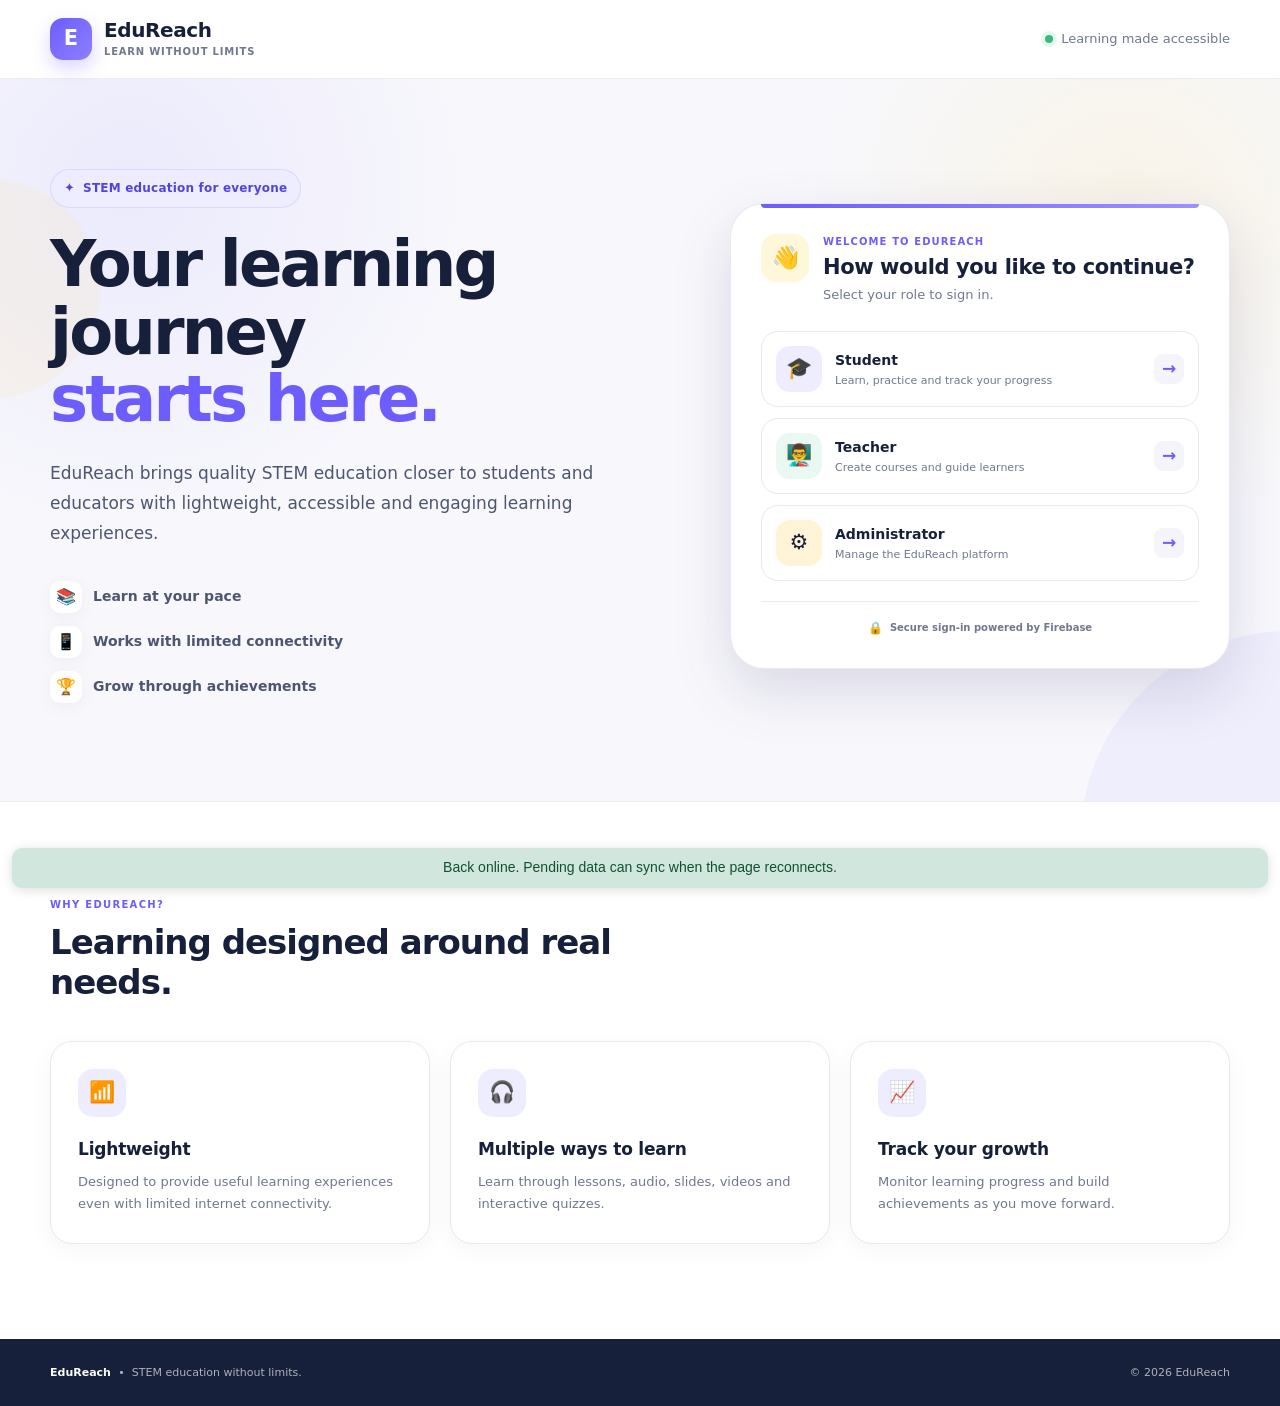
<file: index.html>
<!DOCTYPE html>
<html lang="en">

<head>

    <meta charset="UTF-8">

    <meta
        name="viewport"
        content="width=device-width, initial-scale=1.0"
    >

    <meta
        name="description"
        content="EduReach - Accessible STEM education for students, teachers and administrators."
    >

    <meta
        name="theme-color"
        content="#6D5DFC"
    >

    <title>EduReach | Learn Without Limits</title>


    <!-- ================================
         STYLESHEET
    ================================= -->

    <link
        rel="stylesheet"
        href="style.css?v=2"
    >

</head>


<body>


    <!-- ================================
         HEADER
    ================================= -->

    <header class="site-header">

        <div class="container header-inner">


            <!-- BRAND -->

            <a
                href="index.html"
                class="brand"
                aria-label="EduReach Home"
            >

                <div class="brand-icon">
                    E
                </div>


                <div class="brand-text">

                    <span class="brand-name">
                        EduReach
                    </span>

                    <span class="brand-tagline">
                        Learn Without Limits
                    </span>

                </div>

            </a>


            <!-- STATUS -->

            <div class="header-status">

                <span
                    class="status-dot"
                    aria-hidden="true"
                ></span>

                <span>
                    Learning made accessible
                </span>

            </div>

        </div>

    </header>



    <!-- ================================
         MAIN
    ================================= -->

    <main>


        <!-- ================================
             HERO SECTION
        ================================= -->

        <section class="hero-section">

            <div class="container hero-container">


                <!-- =========================
                     HERO CONTENT
                ========================== -->

                <div class="hero-content">


                    <div class="eyebrow">

                        <span>
                            ✦
                        </span>

                        STEM education for everyone

                    </div>



                    <h1>

                        Your learning journey

                        <span>
                            starts here.
                        </span>

                    </h1>



                    <p class="hero-description">

                        EduReach brings quality STEM education
                        closer to students and educators with
                        lightweight, accessible and engaging
                        learning experiences.

                    </p>



                    <!-- FEATURES -->

                    <div class="hero-features">


                        <div class="feature-item">

                            <span
                                class="feature-icon"
                                aria-hidden="true"
                            >
                                📚
                            </span>

                            <span>
                                Learn at your pace
                            </span>

                        </div>



                        <div class="feature-item">

                            <span
                                class="feature-icon"
                                aria-hidden="true"
                            >
                                📱
                            </span>

                            <span>
                                Works with limited connectivity
                            </span>

                        </div>



                        <div class="feature-item">

                            <span
                                class="feature-icon"
                                aria-hidden="true"
                            >
                                🏆
                            </span>

                            <span>
                                Grow through achievements
                            </span>

                        </div>

                    </div>

                </div>



                <!-- =========================
                     ROLE CARD
                ========================== -->

                <div class="role-card">


                    <!-- CARD HEADER -->

                    <div class="role-card-header">


                        <div
                            class="welcome-icon"
                            aria-hidden="true"
                        >
                            👋
                        </div>


                        <div>

                            <p class="card-label">
                                WELCOME TO EDUREACH
                            </p>


                            <h2>
                                How would you like to continue?
                            </h2>


                            <p>
                                Select your role to sign in.
                            </p>

                        </div>

                    </div>



                    <!-- =====================
                         ROLE OPTIONS
                    ====================== -->

                    <div class="role-options">


                        <!-- STUDENT -->

                        <button
                            type="button"
                            class="role-option"
                            data-role="student"
                            aria-label="Continue as Student"
                        >

                            <div
                                class="role-icon student-icon"
                                aria-hidden="true"
                            >
                                🎓
                            </div>


                            <div class="role-info">

                                <strong>
                                    Student
                                </strong>

                                <span>
                                    Learn, practice and track your progress
                                </span>

                            </div>


                            <span
                                class="role-arrow"
                                aria-hidden="true"
                            >
                                →
                            </span>

                        </button>



                        <!-- TEACHER -->

                        <button
                            type="button"
                            class="role-option"
                            data-role="teacher"
                            aria-label="Continue as Teacher"
                        >

                            <div
                                class="role-icon teacher-icon"
                                aria-hidden="true"
                            >
                                👨‍🏫
                            </div>


                            <div class="role-info">

                                <strong>
                                    Teacher
                                </strong>

                                <span>
                                    Create courses and guide learners
                                </span>

                            </div>


                            <span
                                class="role-arrow"
                                aria-hidden="true"
                            >
                                →
                            </span>

                        </button>



                        <!-- ADMIN -->

                        <button
                            type="button"
                            class="role-option"
                            data-role="admin"
                            aria-label="Continue as Administrator"
                        >

                            <div
                                class="role-icon admin-icon"
                                aria-hidden="true"
                            >
                                ⚙️
                            </div>


                            <div class="role-info">

                                <strong>
                                    Administrator
                                </strong>

                                <span>
                                    Manage the EduReach platform
                                </span>

                            </div>


                            <span
                                class="role-arrow"
                                aria-hidden="true"
                            >
                                →
                            </span>

                        </button>

                    </div>



                    <!-- SECURITY -->

                    <div class="role-card-footer">

                        <span
                            class="security-icon"
                            aria-hidden="true"
                        >
                            🔒
                        </span>

                        <span>
                            Secure sign-in powered by Firebase
                        </span>

                    </div>

                </div>

            </div>

        </section>



        <!-- ================================
             BENEFITS
        ================================= -->

        <section class="benefits-section">

            <div class="container">


                <div class="section-heading">

                    <span class="section-kicker">
                        WHY EDUREACH?
                    </span>


                    <h2>
                        Learning designed around real needs.
                    </h2>

                </div>



                <div class="benefit-grid">


                    <!-- BENEFIT 1 -->

                    <article class="benefit-card">

                        <div
                            class="benefit-icon"
                            aria-hidden="true"
                        >
                            📶
                        </div>


                        <h3>
                            Lightweight
                        </h3>


                        <p>

                            Designed to provide useful learning
                            experiences even with limited internet
                            connectivity.

                        </p>

                    </article>



                    <!-- BENEFIT 2 -->

                    <article class="benefit-card">

                        <div
                            class="benefit-icon"
                            aria-hidden="true"
                        >
                            🎧
                        </div>


                        <h3>
                            Multiple ways to learn
                        </h3>


                        <p>

                            Learn through lessons, audio, slides,
                            videos and interactive quizzes.

                        </p>

                    </article>



                    <!-- BENEFIT 3 -->

                    <article class="benefit-card">

                        <div
                            class="benefit-icon"
                            aria-hidden="true"
                        >
                            📈
                        </div>


                        <h3>
                            Track your growth
                        </h3>


                        <p>

                            Monitor learning progress and build
                            achievements as you move forward.

                        </p>

                    </article>

                </div>

            </div>

        </section>

    </main>



    <!-- ================================
         FOOTER
    ================================= -->

    <footer class="site-footer">

        <div class="container footer-inner">


            <div>

                <strong>
                    EduReach
                </strong>

                <span>
                    &nbsp;•&nbsp; STEM education without limits.
                </span>

            </div>


            <div>
                © 2026 EduReach
            </div>

        </div>

    </footer>



    <!-- ================================
         JAVASCRIPT
         
         v=2 forces the browser to
         load the newest app.js.
    ================================= -->

    <script src="app.js?v=2"></script>
    <script src="./offline.js"></script>

</body>

</html>
</file>
<file: style.css>
/* =========================================
   EDUREACH
   Global Design System
========================================= */

:root {
    --primary: #6d5dfc;
    --primary-dark: #5144d9;
    --primary-light: #eeecff;

    --accent: #ffd45a;
    --accent-light: #fff7d9;

    --success: #38b982;
    --danger: #ef6262;

    --background: #f8f8fc;
    --surface: #ffffff;
    --surface-soft: #f5f4fb;

    --text: #17203a;
    --text-secondary: #4d5670;
    --muted: #707890;

    --border: #e8e8f1;

    --shadow-sm: 0 4px 16px rgba(37, 31, 90, 0.06);
    --shadow-md: 0 12px 35px rgba(37, 31, 90, 0.10);
    --shadow-lg: 0 22px 60px rgba(37, 31, 90, 0.14);

    --radius-sm: 12px;
    --radius-md: 18px;
    --radius-lg: 26px;
    --radius-xl: 34px;

    --container: 1180px;
}


/* =========================================
   RESET
========================================= */

* {
    margin: 0;
    padding: 0;
    box-sizing: border-box;
}

html {
    scroll-behavior: smooth;
}

body {
    min-height: 100vh;

    font-family:
        Inter,
        ui-sans-serif,
        system-ui,
        -apple-system,
        BlinkMacSystemFont,
        "Segoe UI",
        sans-serif;

    background: var(--background);
    color: var(--text);

    line-height: 1.6;

    -webkit-font-smoothing: antialiased;
}

button,
input,
textarea,
select {
    font: inherit;
}

button {
    border: 0;
}

a {
    color: inherit;
    text-decoration: none;
}

img {
    max-width: 100%;
    display: block;
}


/* =========================================
   COMMON
========================================= */

.container {
    width: min(
        calc(100% - 40px),
        var(--container)
    );

    margin: 0 auto;
}


/* =========================================
   HEADER
========================================= */

.site-header {
    position: relative;
    z-index: 10;

    background: rgba(255, 255, 255, 0.88);

    border-bottom: 1px solid rgba(232, 232, 241, 0.8);

    backdrop-filter: blur(16px);
    -webkit-backdrop-filter: blur(16px);
}

.header-inner {
    min-height: 78px;

    display: flex;
    align-items: center;
    justify-content: space-between;
}


/* Brand */

.brand {
    display: inline-flex;
    align-items: center;
    gap: 12px;
}

.brand-icon {
    width: 42px;
    height: 42px;

    display: flex;
    align-items: center;
    justify-content: center;

    border-radius: 13px;

    background:
        linear-gradient(
            135deg,
            var(--primary),
            #8d80ff
        );

    color: white;

    font-size: 21px;
    font-weight: 800;

    box-shadow:
        0 8px 18px rgba(109, 93, 252, 0.25);
}

.brand-text {
    display: flex;
    flex-direction: column;
}

.brand-name {
    font-size: 20px;
    line-height: 1.1;
    font-weight: 800;
    letter-spacing: -0.4px;
}

.brand-tagline {
    margin-top: 3px;

    color: var(--muted);

    font-size: 10px;
    font-weight: 600;

    letter-spacing: 0.8px;
    text-transform: uppercase;
}


/* Header status */

.header-status {
    display: flex;
    align-items: center;
    gap: 8px;

    color: var(--muted);

    font-size: 13px;
    font-weight: 500;
}

.status-dot {
    width: 8px;
    height: 8px;

    border-radius: 50%;

    background: var(--success);

    box-shadow:
        0 0 0 4px rgba(56, 185, 130, 0.12);
}


/* =========================================
   HERO
========================================= */

.hero-section {
    position: relative;

    overflow: hidden;

    padding: 80px 0 88px;

    background:
        radial-gradient(
            circle at 10% 15%,
            rgba(109, 93, 252, 0.09),
            transparent 28%
        ),
        radial-gradient(
            circle at 88% 20%,
            rgba(255, 212, 90, 0.13),
            transparent 25%
        ),
        var(--background);
}


/* Decorative background */

.hero-section::before {
    content: "";

    position: absolute;

    width: 420px;
    height: 420px;

    right: -220px;
    bottom: -250px;

    border-radius: 50%;

    background:
        rgba(109, 93, 252, 0.06);

    pointer-events: none;
}

.hero-section::after {
    content: "";

    position: absolute;

    width: 220px;
    height: 220px;

    left: -120px;
    top: 100px;

    border-radius: 50%;

    background:
        rgba(255, 212, 90, 0.09);

    pointer-events: none;
}


/* Hero layout */

.hero-container {
    position: relative;
    z-index: 1;

    display: grid;

    grid-template-columns:
        minmax(0, 1fr)
        minmax(420px, 500px);

    gap: 75px;

    align-items: center;
}


/* Hero content */

.hero-content {
    padding: 10px 0;
}

.eyebrow {
    display: inline-flex;
    align-items: center;
    gap: 8px;

    padding: 8px 13px;

    margin-bottom: 23px;

    border:
        1px solid
        rgba(109, 93, 252, 0.14);

    border-radius: 999px;

    background: var(--primary-light);

    color: var(--primary-dark);

    font-size: 12px;
    font-weight: 700;

    letter-spacing: 0.2px;
}

.eyebrow span {
    font-size: 13px;
}

.hero-content h1 {
    max-width: 650px;

    font-size:
        clamp(
            42px,
            5vw,
            68px
        );

    line-height: 1.06;

    letter-spacing: -2.8px;

    font-weight: 850;
}

.hero-content h1 span {
    display: block;

    color: var(--primary);
}

.hero-description {
    max-width: 590px;

    margin-top: 25px;

    color: var(--text-secondary);

    font-size: 17px;

    line-height: 1.75;
}


/* Hero feature list */

.hero-features {
    display: flex;
    flex-direction: column;

    gap: 13px;

    margin-top: 32px;
}

.feature-item {
    display: flex;
    align-items: center;

    gap: 11px;

    color: var(--text-secondary);

    font-size: 14px;
    font-weight: 600;
}

.feature-icon {
    width: 32px;
    height: 32px;

    display: flex;
    align-items: center;
    justify-content: center;

    border-radius: 10px;

    background: white;

    box-shadow: var(--shadow-sm);

    font-size: 16px;
}


/* =========================================
   ROLE CARD
========================================= */

.role-card {
    position: relative;

    padding: 30px;

    background: var(--surface);

    border:
        1px solid
        rgba(232, 232, 241, 0.95);

    border-radius: var(--radius-xl);

    box-shadow: var(--shadow-lg);
}


/* Top highlight */

.role-card::before {
    content: "";

    position: absolute;

    left: 30px;
    right: 30px;
    top: 0;

    height: 4px;

    border-radius: 0 0 10px 10px;

    background:
        linear-gradient(
            90deg,
            var(--primary),
            #9b91ff
        );
}


/* Card header */

.role-card-header {
    display: flex;
    align-items: flex-start;

    gap: 14px;

    margin-bottom: 25px;
}

.welcome-icon {
    flex: 0 0 auto;

    width: 48px;
    height: 48px;

    display: flex;
    align-items: center;
    justify-content: center;

    border-radius: 15px;

    background: var(--accent-light);

    font-size: 22px;
}

.card-label {
    margin-bottom: 4px;

    color: var(--primary);

    font-size: 10px;
    font-weight: 800;

    letter-spacing: 1.1px;
}

.role-card-header h2 {
    font-size: 21px;

    line-height: 1.25;

    letter-spacing: -0.4px;
}

.role-card-header p:last-child {
    margin-top: 5px;

    color: var(--muted);

    font-size: 13px;
}


/* Role options */

.role-options {
    display: flex;
    flex-direction: column;

    gap: 11px;
}

.role-option {
    width: 100%;

    display: flex;
    align-items: center;

    gap: 13px;

    padding: 14px;

    border:
        1px solid
        var(--border);

    border-radius: 17px;

    background: white;

    color: var(--text);

    text-align: left;

    cursor: pointer;

    transition:
        transform 0.2s ease,
        border-color 0.2s ease,
        box-shadow 0.2s ease,
        background 0.2s ease;
}

.role-option:hover {
    transform: translateY(-2px);

    border-color:
        rgba(109, 93, 252, 0.35);

    background:
        rgba(109, 93, 252, 0.025);

    box-shadow:
        0 10px 25px
        rgba(37, 31, 90, 0.08);
}

.role-option:active {
    transform: translateY(0);
}

.role-icon {
    flex: 0 0 auto;

    width: 46px;
    height: 46px;

    display: flex;
    align-items: center;
    justify-content: center;

    border-radius: 14px;

    font-size: 21px;
}

.student-icon {
    background: #eeecff;
}

.teacher-icon {
    background: #e9f8f1;
}

.admin-icon {
    background: #fff3d8;
}

.role-info {
    min-width: 0;

    display: flex;
    flex-direction: column;

    flex: 1;
}

.role-info strong {
    font-size: 14px;

    font-weight: 750;
}

.role-info span {
    margin-top: 2px;

    color: var(--muted);

    font-size: 11px;

    line-height: 1.4;
}

.role-arrow {
    flex: 0 0 auto;

    width: 30px;
    height: 30px;

    display: flex;
    align-items: center;
    justify-content: center;

    border-radius: 9px;

    background: var(--surface-soft);

    color: var(--primary);

    font-size: 17px;
    font-weight: 700;

    transition:
        transform 0.2s ease,
        background 0.2s ease;
}

.role-option:hover .role-arrow {
    transform: translateX(3px);

    background: var(--primary-light);
}


/* Card footer */

.role-card-footer {
    display: flex;
    align-items: center;
    justify-content: center;

    gap: 7px;

    margin-top: 20px;
    padding-top: 17px;

    border-top:
        1px solid
        var(--border);

    color: var(--muted);

    font-size: 10px;
    font-weight: 600;
}

.security-icon {
    font-size: 12px;
}


/* =========================================
   BENEFITS
========================================= */

.benefits-section {
    padding: 88px 0 95px;

    background: white;

    border-top:
        1px solid
        rgba(232, 232, 241, 0.8);
}

.section-heading {
    max-width: 680px;

    margin-bottom: 38px;
}

.section-kicker {
    display: inline-block;

    margin-bottom: 9px;

    color: var(--primary);

    font-size: 10px;
    font-weight: 800;

    letter-spacing: 1.3px;
}

.section-heading h2 {
    font-size: 34px;

    line-height: 1.2;

    letter-spacing: -1px;
}


/* Benefit cards */

.benefit-grid {
    display: grid;

    grid-template-columns:
        repeat(3, 1fr);

    gap: 20px;
}

.benefit-card {
    padding: 27px;

    border:
        1px solid
        var(--border);

    border-radius: 22px;

    background: white;

    box-shadow:
        0 6px 24px
        rgba(37, 31, 90, 0.045);

    transition:
        transform 0.2s ease,
        box-shadow 0.2s ease;
}

.benefit-card:hover {
    transform: translateY(-4px);

    box-shadow: var(--shadow-md);
}

.benefit-icon {
    width: 48px;
    height: 48px;

    display: flex;
    align-items: center;
    justify-content: center;

    margin-bottom: 19px;

    border-radius: 15px;

    background: var(--primary-light);

    font-size: 21px;
}

.benefit-card h3 {
    margin-bottom: 8px;

    font-size: 17px;

    letter-spacing: -0.2px;
}

.benefit-card p {
    color: var(--muted);

    font-size: 13px;

    line-height: 1.7;
}


/* =========================================
   FOOTER
========================================= */

.site-footer {
    padding: 25px 0;

    background: var(--text);

    color: rgba(255, 255, 255, 0.65);

    font-size: 11px;
}

.footer-inner {
    display: flex;
    align-items: center;
    justify-content: space-between;

    gap: 20px;
}

.footer-inner strong {
    color: white;
}


/* =========================================
   FOCUS ACCESSIBILITY
========================================= */

button:focus-visible,
a:focus-visible {
    outline: 3px solid
        rgba(109, 93, 252, 0.35);

    outline-offset: 3px;
}


/* =========================================
   RESPONSIVE — TABLET
========================================= */

@media (max-width: 980px) {

    .hero-container {
        grid-template-columns: 1fr;

        gap: 45px;

        max-width: 700px;
    }

    .hero-content {
        text-align: center;
    }

    .hero-content h1 {
        margin-left: auto;
        margin-right: auto;
    }

    .hero-description {
        margin-left: auto;
        margin-right: auto;
    }

    .hero-features {
        align-items: center;
    }

    .role-card {
        max-width: 520px;

        width: 100%;

        margin: 0 auto;
    }

    .benefit-grid {
        grid-template-columns:
            repeat(2, 1fr);
    }
}


/* =========================================
   RESPONSIVE — MOBILE
========================================= */

@media (max-width: 640px) {

    .container {
        width: min(
            calc(100% - 28px),
            var(--container)
        );
    }


    /* Header */

    .header-inner {
        min-height: 68px;
    }

    .brand-icon {
        width: 38px;
        height: 38px;

        border-radius: 11px;

        font-size: 18px;
    }

    .brand-name {
        font-size: 18px;
    }

    .brand-tagline {
        display: none;
    }

    .header-status {
        display: none;
    }


    /* Hero */

    .hero-section {
        padding: 55px 0 60px;
    }

    .hero-content h1 {
        font-size: 42px;

        letter-spacing: -1.8px;
    }

    .hero-description {
        margin-top: 19px;

        font-size: 15px;

        line-height: 1.65;
    }

    .eyebrow {
        margin-bottom: 17px;
    }

    .hero-features {
        gap: 10px;

        margin-top: 25px;
    }

    .feature-item {
        font-size: 12px;
    }


    /* Role card */

    .role-card {
        padding: 21px;

        border-radius: 24px;
    }

    .role-card::before {
        left: 21px;
        right: 21px;
    }

    .role-card-header {
        margin-bottom: 19px;
    }

    .welcome-icon {
        width: 42px;
        height: 42px;

        border-radius: 12px;

        font-size: 19px;
    }

    .role-card-header h2 {
        font-size: 18px;
    }

    .role-option {
        padding: 12px;

        border-radius: 15px;
    }

    .role-icon {
        width: 42px;
        height: 42px;

        border-radius: 12px;

        font-size: 19px;
    }

    .role-info span {
        font-size: 10px;
    }


    /* Benefits */

    .benefits-section {
        padding: 65px 0;
    }

    .section-heading {
        margin-bottom: 25px;
    }

    .section-heading h2 {
        font-size: 28px;
    }

    .benefit-grid {
        grid-template-columns: 1fr;

        gap: 14px;
    }

    .benefit-card {
        padding: 22px;
    }


    /* Footer */

    .footer-inner {
        flex-direction: column;

        text-align: center;

        gap: 6px;
    }
}


/* =========================================
   SMALL PHONES
========================================= */

@media (max-width: 380px) {

    .hero-content h1 {
        font-size: 36px;
    }

    .role-card {
        padding: 17px;
    }

    .role-info span {
        display: none;
    }
}
/* =========================================
   AUTHENTICATION PAGES
========================================= */

.auth-page {
    min-height: 100vh;
    background:
        radial-gradient(
            circle at 10% 20%,
            rgba(109, 93, 252, 0.08),
            transparent 28%
        ),
        radial-gradient(
            circle at 90% 75%,
            rgba(255, 212, 90, 0.10),
            transparent 25%
        ),
        var(--background);
}


/* =========================================
   AUTH HEADER
========================================= */

.back-home {
    display: inline-flex;
    align-items: center;
    gap: 7px;

    padding: 9px 14px;

    border: 1px solid var(--border);
    border-radius: 10px;

    background: white;

    color: var(--text-secondary);

    font-size: 12px;
    font-weight: 650;

    transition:
        color 0.2s ease,
        border-color 0.2s ease,
        transform 0.2s ease,
        box-shadow 0.2s ease;
}

.back-home:hover {
    color: var(--primary);

    border-color:
        rgba(109, 93, 252, 0.25);

    transform: translateY(-1px);

    box-shadow: var(--shadow-sm);
}


/* =========================================
   AUTH MAIN
========================================= */

.auth-main {
    min-height:
        calc(100vh - 78px);

    display: flex;
    align-items: center;

    padding: 65px 0 80px;
}

.auth-container {
    width: min(
        calc(100% - 40px),
        1100px
    );

    margin: 0 auto;

    display: grid;

    grid-template-columns:
        minmax(0, 1fr)
        minmax(420px, 490px);

    gap: 85px;

    align-items: center;
}


/* =========================================
   AUTH INTRO
========================================= */

.auth-intro {
    padding: 15px 0;
}

.auth-badge {
    display: inline-flex;
    align-items: center;
    gap: 8px;

    padding: 8px 13px;

    margin-bottom: 22px;

    border:
        1px solid
        rgba(109, 93, 252, 0.14);

    border-radius: 999px;

    background: var(--primary-light);

    color: var(--primary-dark);

    font-size: 12px;
    font-weight: 700;
}

.auth-badge span {
    font-size: 13px;
}

.auth-intro h1 {
    max-width: 570px;

    font-size:
        clamp(
            42px,
            5vw,
            60px
        );

    line-height: 1.06;

    letter-spacing: -2.5px;

    font-weight: 850;
}

.auth-intro h1 span {
    display: block;

    color: var(--primary);
}

.auth-intro > p {
    max-width: 520px;

    margin-top: 23px;

    color: var(--text-secondary);

    font-size: 16px;

    line-height: 1.75;
}


/* =========================================
   AUTH HIGHLIGHTS
========================================= */

.auth-highlights {
    display: flex;
    flex-direction: column;

    gap: 14px;

    margin-top: 34px;
}

.auth-highlight {
    display: flex;
    align-items: center;

    gap: 12px;
}

.highlight-icon {
    flex: 0 0 auto;

    width: 42px;
    height: 42px;

    display: flex;
    align-items: center;
    justify-content: center;

    border-radius: 13px;

    background: white;

    box-shadow: var(--shadow-sm);

    font-size: 18px;
}

.auth-highlight > div:last-child {
    display: flex;
    flex-direction: column;
}

.auth-highlight strong {
    color: var(--text);

    font-size: 13px;
    font-weight: 750;
}

.auth-highlight span {
    margin-top: 2px;

    color: var(--muted);

    font-size: 11px;
}


/* =========================================
   AUTH CARD
========================================= */

.auth-card {
    position: relative;

    padding: 32px;

    background: white;

    border:
        1px solid
        rgba(232, 232, 241, 0.95);

    border-radius: 28px;

    box-shadow: var(--shadow-lg);
}

.auth-card::before {
    content: "";

    position: absolute;

    left: 32px;
    right: 32px;
    top: 0;

    height: 4px;

    border-radius:
        0 0 10px 10px;

    background:
        linear-gradient(
            90deg,
            var(--primary),
            #9b91ff
        );
}


/* =========================================
   AUTH CARD HEADER
========================================= */

.auth-card-header {
    display: flex;
    align-items: flex-start;

    gap: 13px;

    margin-bottom: 22px;
}

.auth-card-icon {
    flex: 0 0 auto;

    width: 48px;
    height: 48px;

    display: flex;
    align-items: center;
    justify-content: center;

    border-radius: 15px;

    background: var(--primary-light);

    font-size: 21px;
}

.auth-card-header .card-label {
    margin-bottom: 3px;

    color: var(--primary);

    font-size: 10px;
    font-weight: 800;

    letter-spacing: 1px;
}

.auth-card-header h2 {
    font-size: 23px;

    line-height: 1.2;

    letter-spacing: -0.5px;
}

.auth-card-header p:last-child {
    margin-top: 5px;

    color: var(--muted);

    font-size: 12px;
}


/* =========================================
   SELECTED ROLE
========================================= */

.selected-role {
    display: flex;
    align-items: center;

    gap: 11px;

    padding: 12px;

    margin-bottom: 22px;

    border:
        1px solid
        rgba(109, 93, 252, 0.14);

    border-radius: 14px;

    background:
        rgba(109, 93, 252, 0.035);
}

.selected-role-icon {
    width: 38px;
    height: 38px;

    flex: 0 0 auto;

    display: flex;
    align-items: center;
    justify-content: center;

    border-radius: 11px;

    background: var(--primary-light);

    font-size: 17px;
}

.selected-role > div {
    min-width: 0;

    flex: 1;

    display: flex;
    flex-direction: column;
}

.selected-role > div span {
    color: var(--muted);

    font-size: 9px;

    font-weight: 600;
}

.selected-role > div strong {
    margin-top: 1px;

    color: var(--text);

    font-size: 13px;
}

.selected-role > button {
    padding: 6px 9px;

    border-radius: 8px;

    background: transparent;

    color: var(--primary);

    font-size: 10px;
    font-weight: 750;

    cursor: pointer;

    transition:
        background 0.2s ease;
}

.selected-role > button:hover {
    background: var(--primary-light);
}


/* =========================================
   AUTH FORM
========================================= */

.auth-form {
    display: flex;
    flex-direction: column;

    gap: 18px;
}

.form-group {
    display: flex;
    flex-direction: column;

    gap: 7px;
}

.form-group > label,
.form-label-row label {
    color: var(--text);

    font-size: 12px;
    font-weight: 700;
}

.form-label-row {
    display: flex;
    align-items: center;
    justify-content: space-between;
}

.form-label-row a {
    color: var(--primary);

    font-size: 10px;
    font-weight: 700;
}

.form-label-row a:hover {
    text-decoration: underline;
}


/* =========================================
   INPUTS
========================================= */

.form-group input {
    width: 100%;

    height: 48px;

    padding: 0 14px;

    border:
        1px solid
        var(--border);

    border-radius: 12px;

    outline: none;

    background: #fcfcfe;

    color: var(--text);

    font-size: 13px;

    transition:
        border-color 0.2s ease,
        box-shadow 0.2s ease,
        background 0.2s ease;
}

.form-group input::placeholder {
    color: #a0a6b8;
}

.form-group input:hover {
    border-color:
        #d8d8e5;
}

.form-group input:focus {
    border-color: var(--primary);

    background: white;

    box-shadow:
        0 0 0 4px
        rgba(109, 93, 252, 0.10);
}


/* =========================================
   PASSWORD FIELD
========================================= */

.password-field {
    position: relative;
}

.password-field input {
    padding-right: 48px;
}

.password-toggle {
    position: absolute;

    top: 50%;
    right: 8px;

    width: 34px;
    height: 34px;

    display: flex;
    align-items: center;
    justify-content: center;

    transform: translateY(-50%);

    border-radius: 9px;

    background: transparent;

    cursor: pointer;

    font-size: 14px;

    transition:
        background 0.2s ease;
}

.password-toggle:hover {
    background: var(--surface-soft);
}


/* =========================================
   CHECKBOX
========================================= */

.checkbox-row {
    display: flex;
    align-items: center;

    gap: 8px;

    color: var(--muted);

    font-size: 11px;

    cursor: pointer;
}

.checkbox-row input {
    width: 15px;
    height: 15px;

    accent-color: var(--primary);

    cursor: pointer;
}


/* =========================================
   FORM MESSAGE
========================================= */

.form-message {
    padding: 11px 12px;

    border-radius: 10px;

    font-size: 11px;

    line-height: 1.5;
}

.form-message.info {
    border:
        1px solid
        rgba(109, 93, 252, 0.16);

    background: var(--primary-light);

    color: var(--primary-dark);
}

.form-message.error {
    border:
        1px solid
        rgba(239, 98, 98, 0.18);

    background:
        rgba(239, 98, 98, 0.08);

    color: #c84646;
}

.form-message.success {
    border:
        1px solid
        rgba(56, 185, 130, 0.18);

    background:
        rgba(56, 185, 130, 0.08);

    color: #21855c;
}


/* =========================================
   LOGIN BUTTON
========================================= */

.primary-auth-button {
    width: 100%;
    min-height: 50px;

    display: flex;
    align-items: center;
    justify-content: center;

    gap: 12px;

    margin-top: 2px;

    border-radius: 13px;

    background:
        linear-gradient(
            135deg,
            var(--primary),
            #7c6dfd
        );

    color: white;

    font-size: 13px;
    font-weight: 750;

    cursor: pointer;

    box-shadow:
        0 10px 22px
        rgba(109, 93, 252, 0.22);

    transition:
        transform 0.2s ease,
        box-shadow 0.2s ease,
        filter 0.2s ease;
}

.primary-auth-button:hover {
    transform: translateY(-2px);

    box-shadow:
        0 14px 28px
        rgba(109, 93, 252, 0.28);

    filter: brightness(1.02);
}

.primary-auth-button:active {
    transform: translateY(0);
}


/* =========================================
   REGISTER PROMPT
========================================= */

.register-prompt {
    display: flex;
    align-items: center;
    justify-content: center;

    gap: 5px;

    margin-top: 20px;

    color: var(--muted);

    font-size: 11px;
}

.register-prompt a {
    color: var(--primary);

    font-weight: 750;
}

.register-prompt a:hover {
    text-decoration: underline;
}


/* =========================================
   SECURITY NOTE
========================================= */

.auth-security {
    display: flex;
    align-items: center;
    justify-content: center;

    gap: 6px;

    margin-top: 19px;
    padding-top: 17px;

    border-top:
        1px solid
        var(--border);

    color: var(--muted);

    font-size: 9px;
    font-weight: 600;

    text-align: center;
}

.auth-security span:first-child {
    font-size: 11px;
}


/* =========================================
   AUTH RESPONSIVE — TABLET
========================================= */

@media (max-width: 950px) {

    .auth-container {
        grid-template-columns: 1fr;

        gap: 45px;

        max-width: 650px;
    }

    .auth-intro {
        text-align: center;
    }

    .auth-intro h1 {
        margin-left: auto;
        margin-right: auto;
    }

    .auth-intro > p {
        margin-left: auto;
        margin-right: auto;
    }

    .auth-highlights {
        align-items: center;
    }

    .auth-highlight {
        width: 100%;
        max-width: 430px;

        text-align: left;
    }

    .auth-card {
        width: 100%;
        max-width: 500px;

        margin: 0 auto;
    }
}


/* =========================================
   AUTH RESPONSIVE — MOBILE
========================================= */

@media (max-width: 640px) {

    .back-home {
        padding: 7px 10px;

        font-size: 10px;
    }

    .auth-main {
        min-height:
            calc(100vh - 68px);

        padding: 45px 0 60px;
    }

    .auth-container {
        width:
            min(
                calc(100% - 28px),
                500px
            );

        gap: 35px;
    }

    .auth-intro h1 {
        font-size: 40px;

        letter-spacing: -1.7px;
    }

    .auth-intro > p {
        font-size: 14px;
    }

    .auth-highlights {
        margin-top: 27px;
    }

    .auth-card {
        padding: 22px;

        border-radius: 23px;
    }

    .auth-card::before {
        left: 22px;
        right: 22px;
    }

    .auth-card-header h2 {
        font-size: 20px;
    }

    .auth-card-icon {
        width: 43px;
        height: 43px;

        border-radius: 12px;
    }
}


/* =========================================
   AUTH RESPONSIVE — SMALL PHONES
========================================= */

@media (max-width: 380px) {

    .auth-intro h1 {
        font-size: 35px;
    }

    .auth-card {
        padding: 18px;
    }

    .auth-card::before {
        left: 18px;
        right: 18px;
    }

    .auth-security {
        font-size: 8px;
    }
}
</file>
